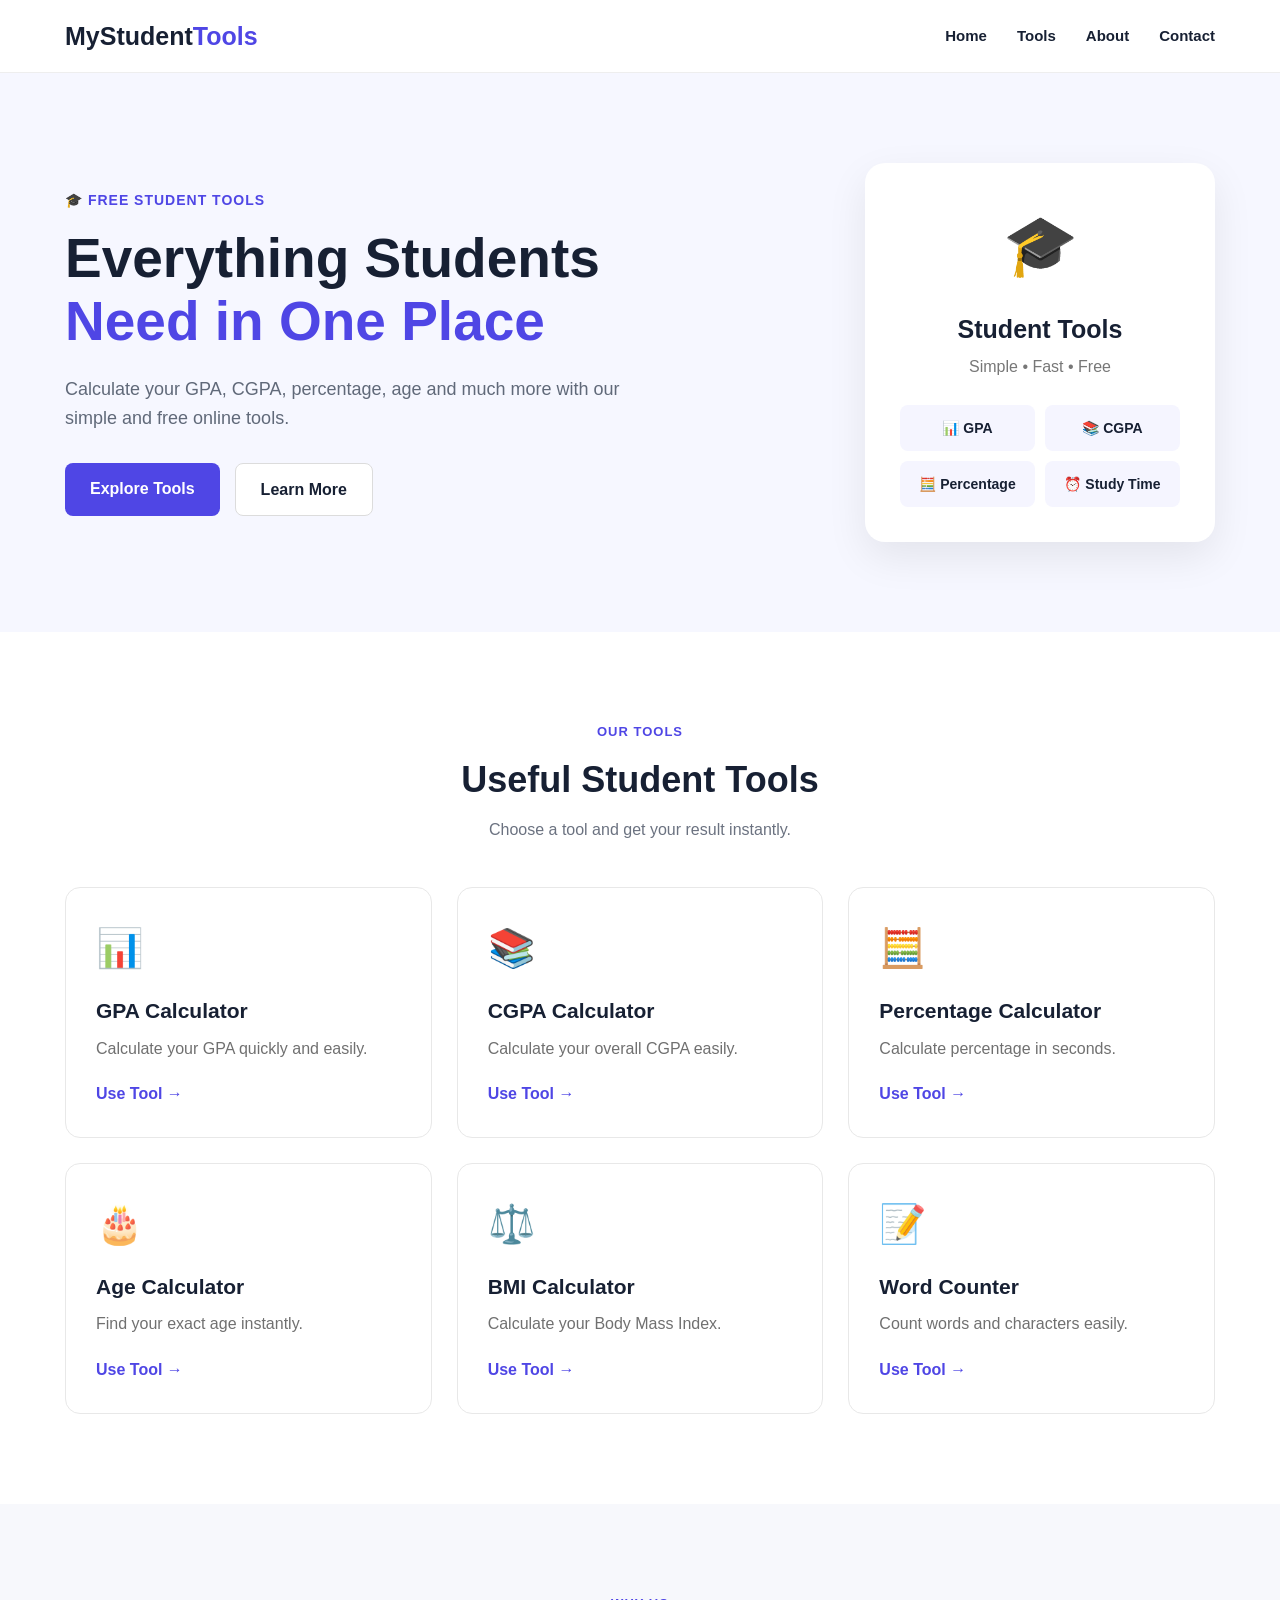
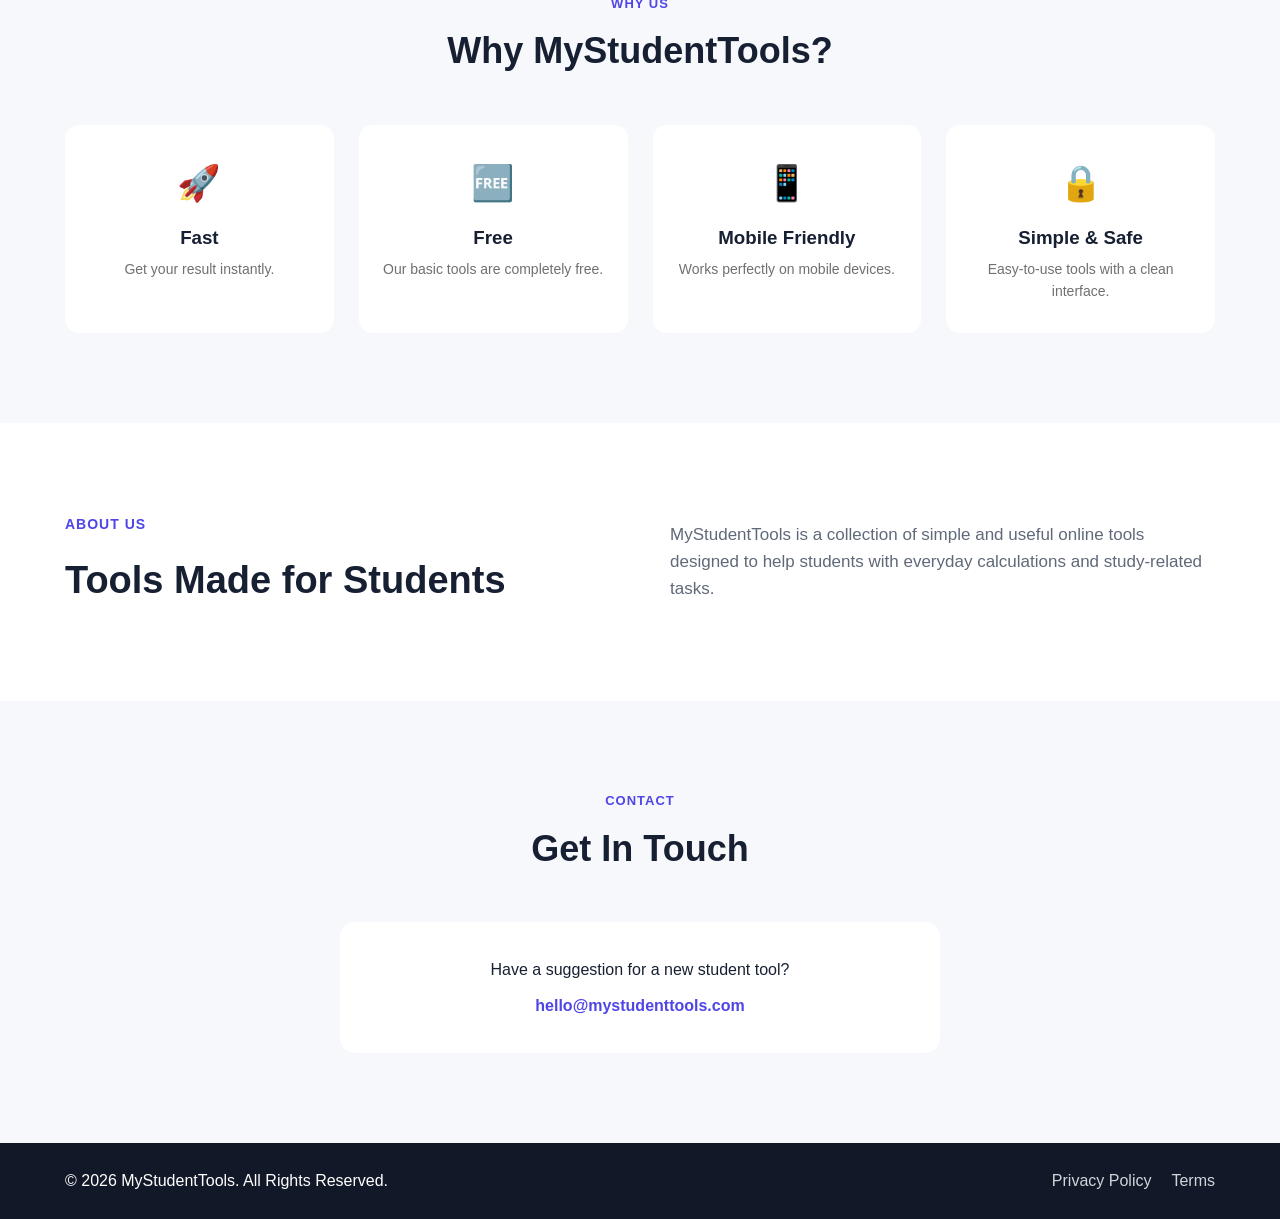
<file: index.html>
<!DOCTYPE html>
<html lang="en">
<head>
    <meta charset="UTF-8">

    <meta name="viewport" content="width=device-width, initial-scale=1.0">

    <meta name="description"
        content="MyStudentTools - Free online tools for students including GPA calculator, CGPA calculator, percentage calculator, age calculator and more.">

    <title>MyStudentTools - Free Student Tools</title>

    <link rel="stylesheet" href="style.css">
</head>

<body>

    <!-- Header -->
    <header class="header">

        <div class="container nav">

            <a href="#" class="logo">
                MyStudent<span>Tools</span>
            </a>

            <nav class="menu">
                <a href="#home">Home</a>
                <a href="#tools">Tools</a>
                <a href="#about">About</a>
                <a href="#contact">Contact</a>
            </nav>

            <button class="menu-btn" onclick="toggleMenu()">
                ☰
            </button>

        </div>

    </header>


    <!-- Hero Section -->
    <section class="hero" id="home">

        <div class="container hero-content">

            <div class="hero-text">

                <p class="small-title">
                    🎓 FREE STUDENT TOOLS
                </p>

                <h1>
                    Everything Students
                    <span>Need in One Place</span>
                </h1>

                <p class="hero-description">
                    Calculate your GPA, CGPA, percentage, age and much more
                    with our simple and free online tools.
                </p>

                <div class="hero-buttons">

                    <a href="#tools" class="btn primary-btn">
                        Explore Tools
                    </a>

                    <a href="#about" class="btn secondary-btn">
                        Learn More
                    </a>

                </div>

            </div>


            <div class="hero-card">

                <div class="card-icon">
                    🎓
                </div>

                <h3>
                    Student Tools
                </h3>

                <p>
                    Simple • Fast • Free
                </p>

                <div class="mini-tools">

                    <div>📊 GPA</div>
                    <div>📚 CGPA</div>
                    <div>🧮 Percentage</div>
                    <div>⏰ Study Time</div>

                </div>

            </div>

        </div>

    </section>


    <!-- Tools Section -->
    <section class="tools-section" id="tools">

        <div class="container">

            <div class="section-title">

                <p>
                    OUR TOOLS
                </p>

                <h2>
                    Useful Student Tools
                </h2>

                <span>
                    Choose a tool and get your result instantly.
                </span>

            </div>


            <div class="tools-grid">

                <!-- Tool 1 -->
                <div class="tool-card">

                    <div class="tool-icon">
                        📊
                    </div>

                    <h3>
                        GPA Calculator
                    </h3>

                    <p>
                        Calculate your GPA quickly and easily.
                    </p>

                    <a href="gpa.html" class="tool-link">
                        Use Tool →
                    </a>

                </div>


                <!-- Tool 2 -->
                <div class="tool-card">

                    <div class="tool-icon">
                        📚
                    </div>

                    <h3>
                        CGPA Calculator
                    </h3>

                    <p>
                        Calculate your overall CGPA easily.
                    </p>

                    <a href="#" class="tool-link">
                        Use Tool →
                    </a>

                </div>


                <!-- Tool 3 -->
                <div class="tool-card">

                    <div class="tool-icon">
                        🧮
                    </div>

                    <h3>
                        Percentage Calculator
                    </h3>

                    <p>
                        Calculate percentage in seconds.
                    </p>

                    <a href="#" class="tool-link">
                        Use Tool →
                    </a>

                </div>


                <!-- Tool 4 -->
                <div class="tool-card">

                    <div class="tool-icon">
                        🎂
                    </div>

                    <h3>
                        Age Calculator
                    </h3>

                    <p>
                        Find your exact age instantly.
                    </p>

                    <a href="#" class="tool-link">
                        Use Tool →
                    </a>

                </div>


                <!-- Tool 5 -->
                <div class="tool-card">

                    <div class="tool-icon">
                        ⚖️
                    </div>

                    <h3>
                        BMI Calculator
                    </h3>

                    <p>
                        Calculate your Body Mass Index.
                    </p>

                    <a href="#" class="tool-link">
                        Use Tool →
                    </a>

                </div>


                <!-- Tool 6 -->
                <div class="tool-card">

                    <div class="tool-icon">
                        📝
                    </div>

                    <h3>
                        Word Counter
                    </h3>

                    <p>
                        Count words and characters easily.
                    </p>

                    <a href="#" class="tool-link">
                        Use Tool →
                    </a>

                </div>

            </div>

        </div>

    </section>


    <!-- Why MyStudentTools -->
    <section class="why-section">

        <div class="container">

            <div class="section-title">

                <p>
                    WHY US
                </p>

                <h2>
                    Why MyStudentTools?
                </h2>

            </div>


            <div class="features">

                <div class="feature">

                    <div>
                        🚀
                    </div>

                    <h3>
                        Fast
                    </h3>

                    <p>
                        Get your result instantly.
                    </p>

                </div>


                <div class="feature">

                    <div>
                        🆓
                    </div>

                    <h3>
                        Free
                    </h3>

                    <p>
                        Our basic tools are completely free.
                    </p>

                </div>


                <div class="feature">

                    <div>
                        📱
                    </div>

                    <h3>
                        Mobile Friendly
                    </h3>

                    <p>
                        Works perfectly on mobile devices.
                    </p>

                </div>


                <div class="feature">

                    <div>
                        🔒
                    </div>

                    <h3>
                        Simple & Safe
                    </h3>

                    <p>
                        Easy-to-use tools with a clean interface.
                    </p>

                </div>

            </div>

        </div>

    </section>


    <!-- About -->
    <section class="about-section" id="about">

        <div class="container about-content">

            <div>

                <p class="small-title">
                    ABOUT US
                </p>

                <h2>
                    Tools Made for Students
                </h2>

            </div>

            <p>
                MyStudentTools is a collection of simple and useful online
                tools designed to help students with everyday calculations
                and study-related tasks.
            </p>

        </div>

    </section>


    <!-- Contact -->
    <section class="contact-section" id="contact">

        <div class="container">

            <div class="section-title">

                <p>
                    CONTACT
                </p>

                <h2>
                    Get In Touch
                </h2>

            </div>

            <div class="contact-box">

                <p>
                    Have a suggestion for a new student tool?
                </p>

                <a href="mailto:hello@mystudenttools.com">
                    hello@mystudenttools.com
                </a>

            </div>

        </div>

    </section>


    <!-- Footer -->
    <footer class="footer">

        <div class="container footer-content">

            <div>
                © 2026 MyStudentTools. All Rights Reserved.
            </div>

            <div class="footer-links">

                <a href="#">
                    Privacy Policy
                </a>

                <a href="#">
                    Terms
                </a>

            </div>

        </div>

    </footer>


    <script src="script.js"></script>

</body>

</html>
</file>
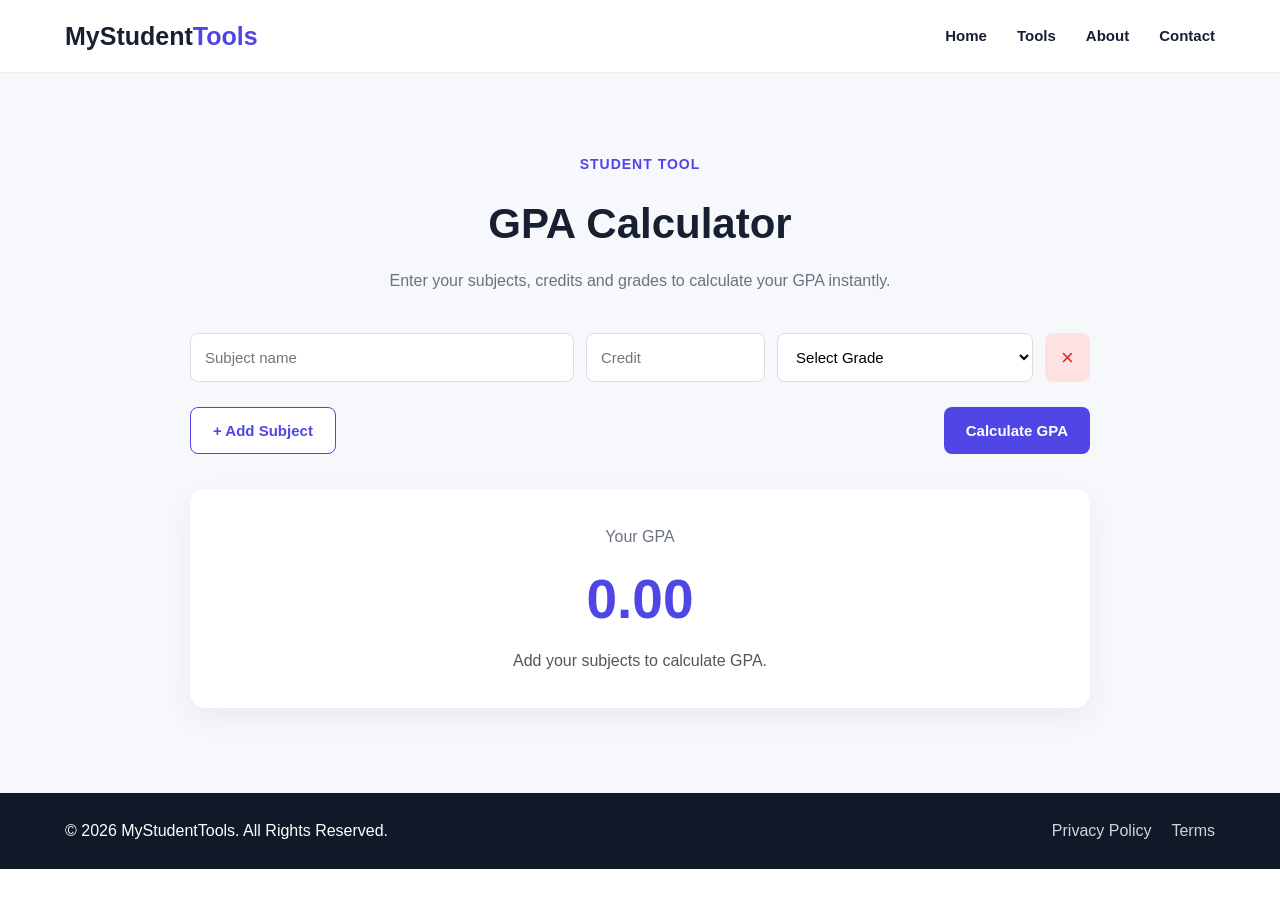
<file: gpa.html>
<!DOCTYPE html>
<html lang="en">

<head>

    <meta charset="UTF-8">

    <meta name="viewport" content="width=device-width, initial-scale=1.0">

    <meta name="description"
        content="Free GPA Calculator - Calculate your GPA easily with MyStudentTools.">

    <title>GPA Calculator - MyStudentTools</title>

    <link rel="stylesheet" href="style.css">

</head>


<body>


    <!-- Header -->

    <header class="header">

        <div class="container nav">

            <a href="index.html" class="logo">
                MyStudent<span>Tools</span>
            </a>


            <nav class="menu">

                <a href="index.html">Home</a>

                <a href="index.html#tools">Tools</a>

                <a href="index.html#about">About</a>

                <a href="index.html#contact">Contact</a>

            </nav>


            <button class="menu-btn" onclick="toggleMenu()">
                ☰
            </button>

        </div>

    </header>



    <!-- GPA Calculator -->

    <main class="calculator-section">

        <div class="calculator-container">


            <div class="calculator-heading">

                <p class="small-title">
                    STUDENT TOOL
                </p>

                <h1>
                    GPA Calculator
                </h1>

                <p>
                    Enter your subjects, credits and grades to calculate
                    your GPA instantly.
                </p>

            </div>



            <!-- Subjects -->

            <div id="subjects">


                <!-- Subject 1 -->

                <div class="subject-row">

                    <input
                        type="text"
                        placeholder="Subject name"
                        class="subject-name"
                    >


                    <input
                        type="number"
                        placeholder="Credit"
                        class="credit"
                        min="0"
                        step="0.5"
                    >


                    <select class="grade">

                        <option value="">
                            Select Grade
                        </option>

                        <option value="4.0">
                            A+ (4.00)
                        </option>

                        <option value="4.0">
                            A (4.00)
                        </option>

                        <option value="3.7">
                            A- (3.70)
                        </option>

                        <option value="3.3">
                            B+ (3.30)
                        </option>

                        <option value="3.0">
                            B (3.00)
                        </option>

                        <option value="2.7">
                            B- (2.70)
                        </option>

                        <option value="2.3">
                            C+ (2.30)
                        </option>

                        <option value="2.0">
                            C (2.00)
                        </option>

                        <option value="1.7">
                            C- (1.70)
                        </option>

                        <option value="1.3">
                            D+ (1.30)
                        </option>

                        <option value="1.0">
                            D (1.00)
                        </option>

                        <option value="0">
                            F (0.00)
                        </option>

                    </select>


                    <button
                        class="remove-btn"
                        onclick="removeSubject(this)"
                    >
                        ×
                    </button>

                </div>

            </div>



            <!-- Buttons -->

            <div class="calculator-buttons">

                <button
                    class="add-btn"
                    onclick="addSubject()"
                >
                    + Add Subject
                </button>


                <button
                    class="calculate-btn"
                    onclick="calculateGPA()"
                >
                    Calculate GPA
                </button>

            </div>



            <!-- Result -->

            <div
                id="result"
                class="result-box"
            >

                <p>
                    Your GPA
                </p>

                <h2 id="gpa-result">
                    0.00
                </h2>

                <span id="gpa-message">
                    Add your subjects to calculate GPA.
                </span>

            </div>


        </div>

    </main>



    <!-- Footer -->

    <footer class="footer">

        <div class="container footer-content">

            <div>
                © 2026 MyStudentTools. All Rights Reserved.
            </div>

            <div class="footer-links">

                <a href="#">
                    Privacy Policy
                </a>

                <a href="#">
                    Terms
                </a>

            </div>

        </div>

    </footer>



    <script src="script.js"></script>


</body>

</html>
</file>
<file: style.css>
/* =========================
   RESET
========================= */

* {
    margin: 0;
    padding: 0;
    box-sizing: border-box;
}


html {
    scroll-behavior: smooth;
}


body {
    font-family: Arial, Helvetica, sans-serif;
    color: #172033;
    background: #ffffff;
    line-height: 1.6;
}


a {
    text-decoration: none;
    color: inherit;
}


.container {
    width: 90%;
    max-width: 1150px;
    margin: auto;
}


/* =========================
   HEADER
========================= */

.header {
    width: 100%;
    background: #ffffff;
    border-bottom: 1px solid #eeeeee;
    position: sticky;
    top: 0;
    z-index: 1000;
}


.nav {
    height: 72px;
    display: flex;
    align-items: center;
    justify-content: space-between;
}


.logo {
    font-size: 25px;
    font-weight: 800;
    color: #172033;
}


.logo span {
    color: #4f46e5;
}


.menu {
    display: flex;
    gap: 30px;
}


.menu a {
    font-size: 15px;
    font-weight: 600;
    transition: 0.3s;
}


.menu a:hover {
    color: #4f46e5;
}


.menu-btn {
    display: none;
    border: none;
    background: none;
    font-size: 27px;
    cursor: pointer;
}


/* =========================
   HERO
========================= */

.hero {
    background: #f6f7ff;
    padding: 90px 0;
}


.hero-content {
    display: flex;
    align-items: center;
    justify-content: space-between;
    gap: 60px;
}


.hero-text {
    max-width: 650px;
}


.small-title {
    color: #4f46e5;
    font-size: 14px;
    font-weight: 800;
    letter-spacing: 1px;
    margin-bottom: 15px;
}


.hero h1 {
    font-size: 55px;
    line-height: 1.15;
    margin-bottom: 22px;
}


.hero h1 span {
    display: block;
    color: #4f46e5;
}


.hero-description {
    font-size: 18px;
    color: #606979;
    max-width: 600px;
    margin-bottom: 30px;
}


.hero-buttons {
    display: flex;
    gap: 15px;
}


.btn {
    padding: 13px 25px;
    border-radius: 8px;
    font-weight: 700;
    transition: 0.3s;
}


.primary-btn {
    background: #4f46e5;
    color: white;
}


.primary-btn:hover {
    background: #3730a3;
}


.secondary-btn {
    background: white;
    border: 1px solid #dcdcdc;
}


.secondary-btn:hover {
    border-color: #4f46e5;
    color: #4f46e5;
}


/* =========================
   HERO CARD
========================= */

.hero-card {
    background: white;
    width: 350px;
    padding: 35px;
    border-radius: 20px;
    text-align: center;
    box-shadow: 0 15px 40px rgba(0, 0, 0, 0.08);
}


.card-icon {
    font-size: 60px;
    margin-bottom: 15px;
}


.hero-card h3 {
    font-size: 25px;
    margin-bottom: 5px;
}


.hero-card > p {
    color: #777777;
    margin-bottom: 25px;
}


.mini-tools {
    display: grid;
    grid-template-columns: 1fr 1fr;
    gap: 10px;
}


.mini-tools div {
    background: #f5f5ff;
    padding: 12px;
    border-radius: 8px;
    font-size: 14px;
    font-weight: 600;
}


/* =========================
   SECTION TITLE
========================= */

.section-title {
    text-align: center;
    margin-bottom: 45px;
}


.section-title p {
    color: #4f46e5;
    font-size: 13px;
    font-weight: 800;
    letter-spacing: 1px;
}


.section-title h2 {
    font-size: 36px;
    margin: 8px 0;
}


.section-title span {
    color: #6b7280;
}


/* =========================
   TOOLS
========================= */

.tools-section {
    padding: 90px 0;
}


.tools-grid {
    display: grid;
    grid-template-columns: repeat(3, 1fr);
    gap: 25px;
}


.tool-card {
    border: 1px solid #e8e8e8;
    border-radius: 15px;
    padding: 30px;
    transition: 0.3s;
    background: white;
}


.tool-card:hover {
    transform: translateY(-5px);
    box-shadow: 0 12px 30px rgba(0, 0, 0, 0.08);
}


.tool-icon {
    font-size: 38px;
    margin-bottom: 15px;
}


.tool-card h3 {
    font-size: 21px;
    margin-bottom: 8px;
}


.tool-card p {
    color: #707070;
    margin-bottom: 20px;
}


.tool-link {
    color: #4f46e5;
    font-weight: 700;
}


/* =========================
   WHY SECTION
========================= */

.why-section {
    background: #f7f8fc;
    padding: 90px 0;
}


.features {
    display: grid;
    grid-template-columns: repeat(4, 1fr);
    gap: 25px;
}


.feature {
    background: white;
    padding: 30px 20px;
    text-align: center;
    border-radius: 14px;
}


.feature > div {
    font-size: 35px;
    margin-bottom: 12px;
}


.feature h3 {
    margin-bottom: 5px;
}


.feature p {
    color: #707070;
    font-size: 14px;
}


/* =========================
   ABOUT
========================= */

.about-section {
    padding: 90px 0;
}


.about-content {
    display: grid;
    grid-template-columns: 1fr 1fr;
    gap: 60px;
    align-items: center;
}


.about-content h2 {
    font-size: 38px;
}


.about-content > p {
    color: #606979;
    font-size: 17px;
}


/* =========================
   CONTACT
========================= */

.contact-section {
    padding: 90px 0;
    background: #f7f8fc;
}


.contact-box {
    max-width: 600px;
    margin: auto;
    background: white;
    padding: 35px;
    text-align: center;
    border-radius: 15px;
}


.contact-box p {
    margin-bottom: 10px;
}


.contact-box a {
    color: #4f46e5;
    font-weight: 700;
}


/* =========================
   FOOTER
========================= */

.footer {
    background: #111827;
    color: #ffffff;
    padding: 25px 0;
}


.footer-content {
    display: flex;
    justify-content: space-between;
    align-items: center;
    gap: 20px;
}


.footer-links {
    display: flex;
    gap: 20px;
}


.footer-links a {
    color: #d1d5db;
}


.footer-links a:hover {
    color: white;
}


/* =========================
   MOBILE
========================= */

@media (max-width: 800px) {

    .menu {
        display: none;
        position: absolute;
        top: 72px;
        left: 0;
        width: 100%;
        background: white;
        flex-direction: column;
        padding: 20px;
        border-bottom: 1px solid #eeeeee;
    }


    .menu.active {
        display: flex;
    }


    .menu-btn {
        display: block;
    }


    .hero {
        padding: 60px 0;
    }


    .hero-content {
        flex-direction: column;
        text-align: center;
    }


    .hero h1 {
        font-size: 40px;
    }


    .hero-description {
        font-size: 16px;
    }


    .hero-buttons {
        justify-content: center;
        flex-wrap: wrap;
    }


    .hero-card {
        width: 100%;
        max-width: 380px;
    }


    .tools-grid {
        grid-template-columns: 1fr;
    }


    .features {
        grid-template-columns: 1fr 1fr;
    }


    .about-content {
        grid-template-columns: 1fr;
        gap: 25px;
    }


    .footer-content {
        flex-direction: column;
        text-align: center;
    }

}


@media (max-width: 500px) {

    .hero h1 {
        font-size: 34px;
    }


    .section-title h2 {
        font-size: 30px;
    }


    .features {
        grid-template-columns: 1fr;
    }

}
/* =========================
   GPA CALCULATOR
========================= */

.calculator-section {
    min-height: 80vh;
    padding: 80px 0;
    background: #f7f8fc;
}


.calculator-container {
    width: 90%;
    max-width: 900px;
    margin: auto;
}


.calculator-heading {
    text-align: center;
    margin-bottom: 40px;
}


.calculator-heading h1 {
    font-size: 42px;
    margin-bottom: 10px;
}


.calculator-heading > p:last-child {
    color: #6b7280;
}


.subject-row {
    display: grid;
    grid-template-columns: 1.5fr 0.7fr 1fr 45px;
    gap: 12px;
    margin-bottom: 12px;
}


.subject-row input,
.subject-row select {
    width: 100%;
    padding: 14px;
    border: 1px solid #dddddd;
    border-radius: 8px;
    background: white;
    font-size: 15px;
    outline: none;
}


.subject-row input:focus,
.subject-row select:focus {
    border-color: #4f46e5;
}


.remove-btn {
    border: none;
    background: #fee2e2;
    color: #dc2626;
    border-radius: 8px;
    font-size: 22px;
    cursor: pointer;
}


.calculator-buttons {
    display: flex;
    justify-content: space-between;
    gap: 15px;
    margin-top: 25px;
}


.add-btn,
.calculate-btn {
    border: none;
    padding: 14px 22px;
    border-radius: 8px;
    font-size: 15px;
    font-weight: 700;
    cursor: pointer;
}


.add-btn {
    background: white;
    border: 1px solid #4f46e5;
    color: #4f46e5;
}


.calculate-btn {
    background: #4f46e5;
    color: white;
}


.calculate-btn:hover {
    background: #3730a3;
}


.result-box {
    margin-top: 35px;
    padding: 35px;
    background: white;
    border-radius: 15px;
    text-align: center;
    box-shadow: 0 10px 30px rgba(0, 0, 0, 0.06);
}


.result-box p {
    color: #6b7280;
    margin-bottom: 5px;
}


.result-box h2 {
    font-size: 55px;
    color: #4f46e5;
    margin: 5px 0;
}


.result-box span {
    color: #555555;
}


/* =========================
   GPA MOBILE
========================= */

@media (max-width: 700px) {

    .calculator-section {
        padding: 50px 0;
    }


    .calculator-heading h1 {
        font-size: 34px;
    }


    .subject-row {
        grid-template-columns: 1fr 1fr;
    }


    .subject-row .subject-name {
        grid-column: span 2;
    }


    .subject-row .grade {
        grid-column: span 1;
    }


    .remove-btn {
        height: 48px;
    }


    .calculator-buttons {
        flex-direction: column;
    }


    .add-btn,
    .calculate-btn {
        width: 100%;
    }

}
</file>
